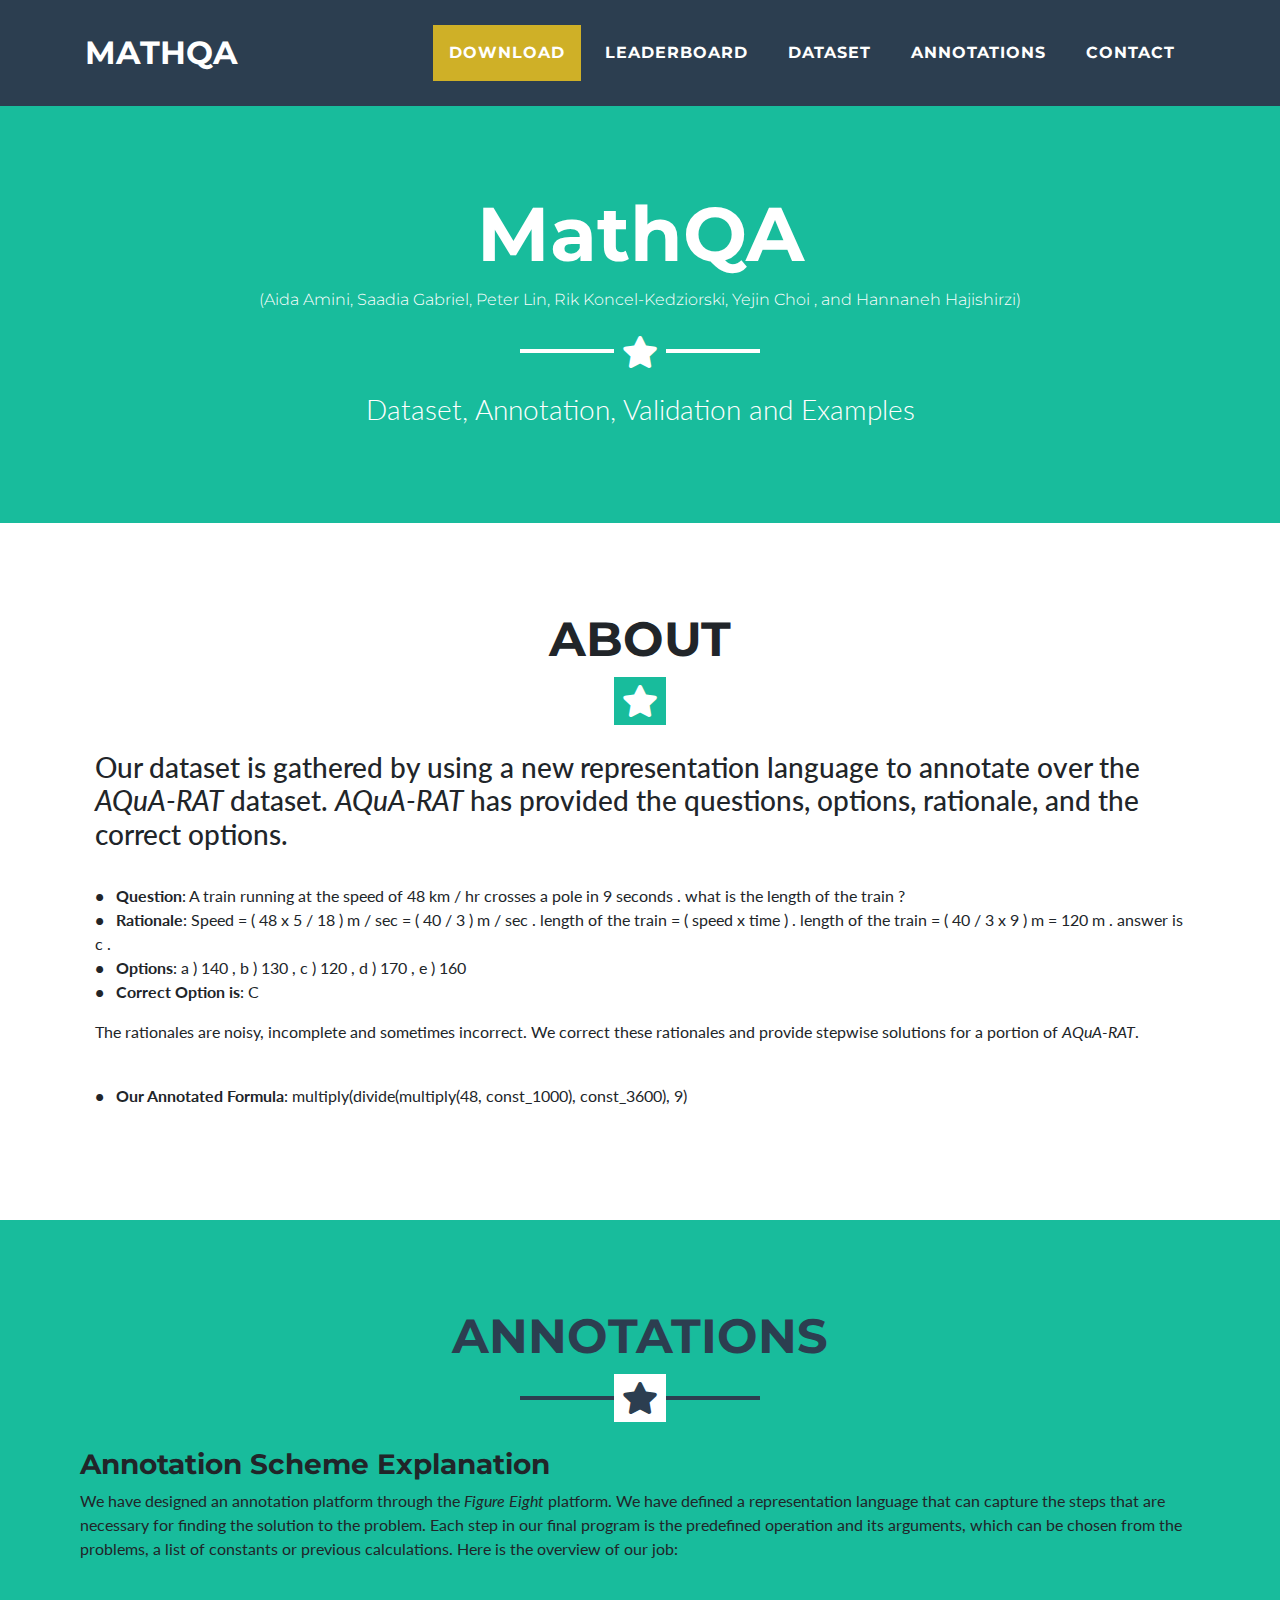
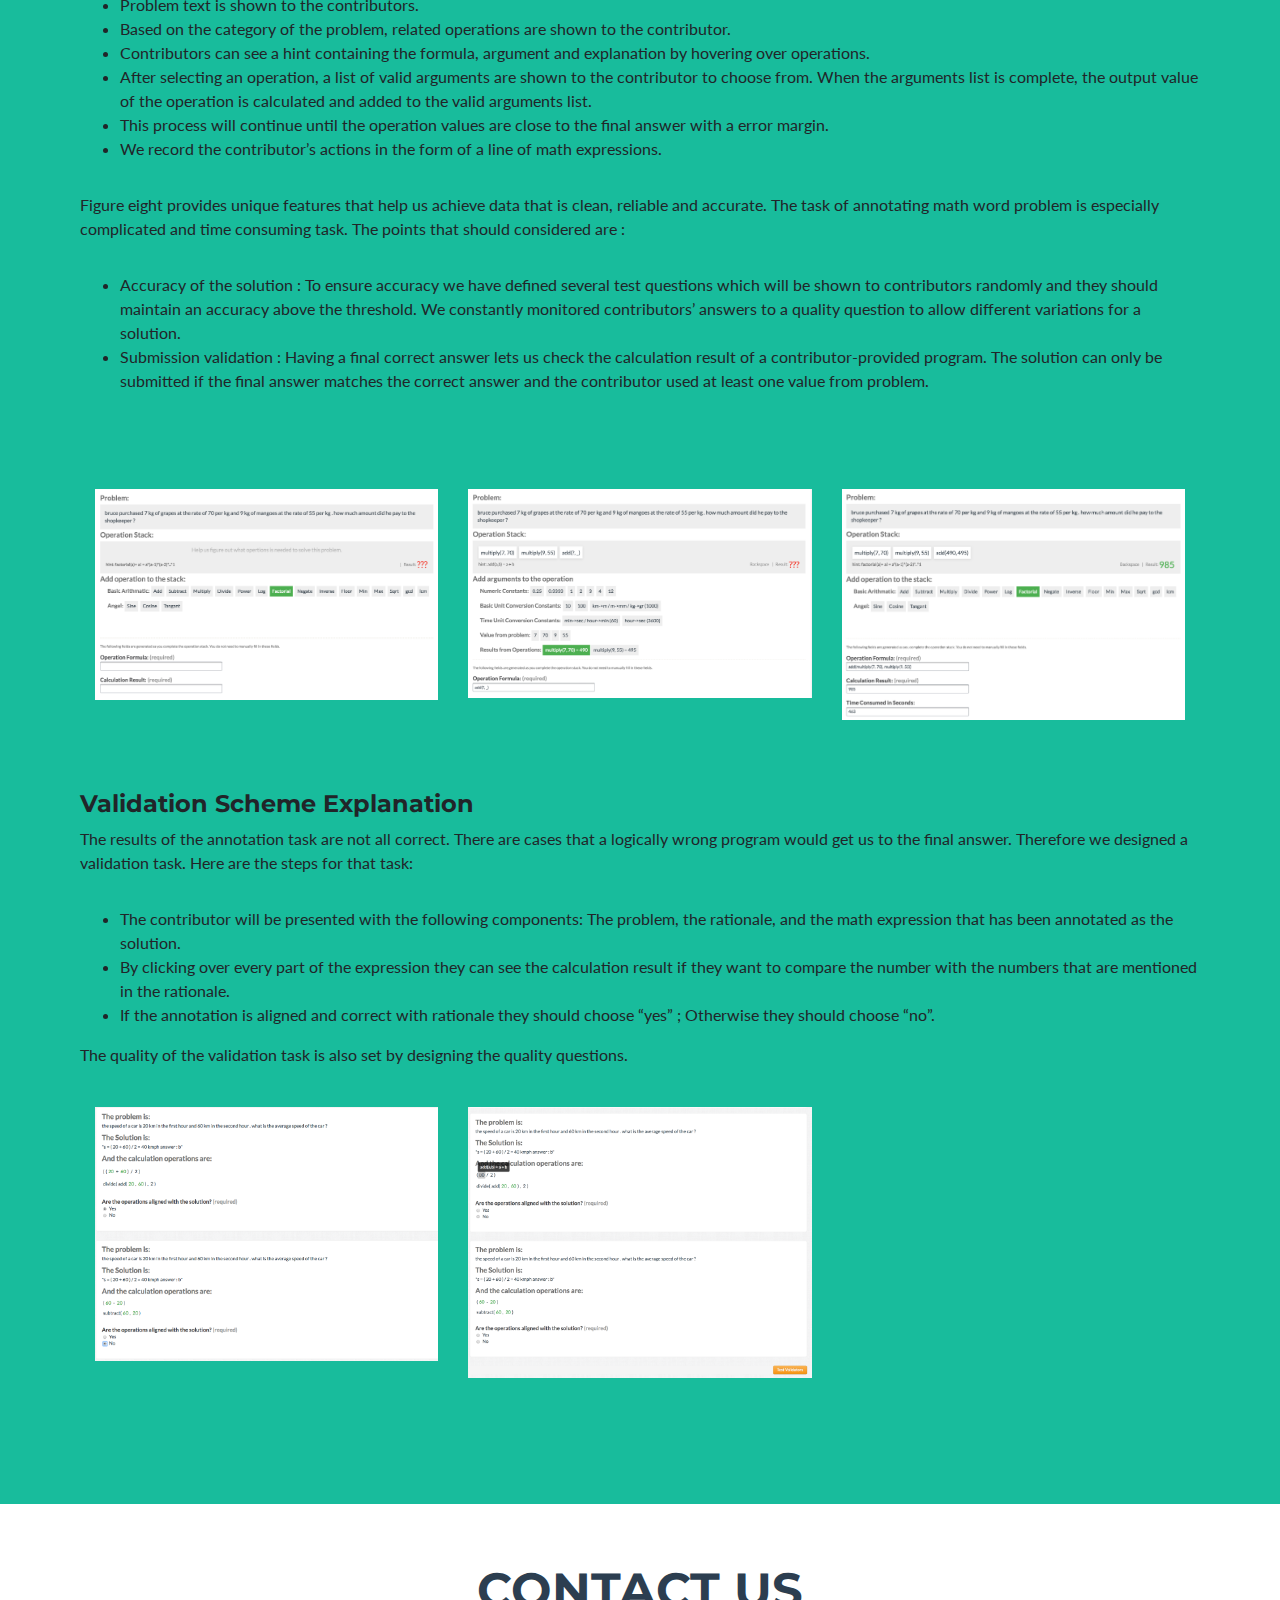
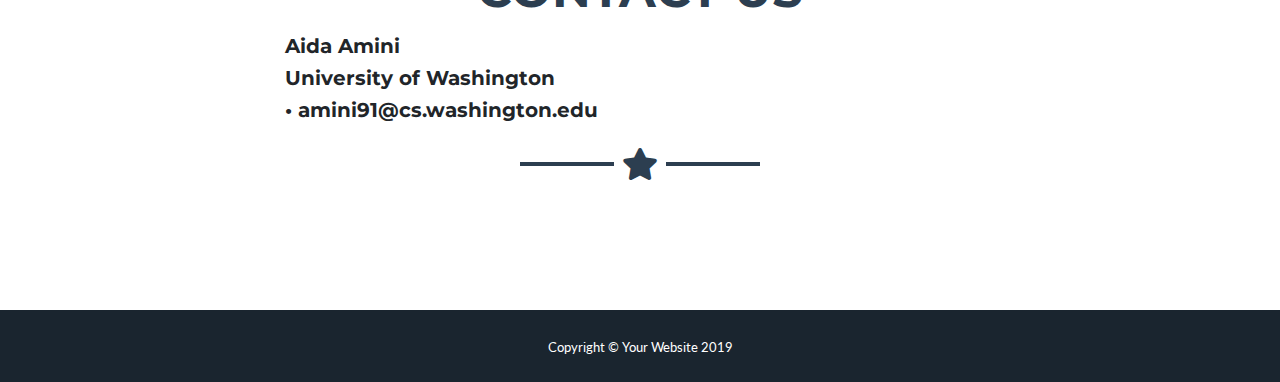
<file: index.html>
<!DOCTYPE html>
<html lang="en">

<head>

  <meta charset="utf-8">
  <meta name="viewport" content="width=device-width, initial-scale=1, shrink-to-fit=no">
  <meta name="description" content="">
  <meta name="author" content="">

  <title>MathQA-Dataset</title>

  <!-- Bootstrap core CSS -->
  <link href="vendor/bootstrap/css/bootstrap.min.css" rel="stylesheet">

  <!-- Custom fonts for this template -->
  <link href="vendor/fontawesome-free/css/all.min.css" rel="stylesheet" type="text/css">
  <link href="https://fonts.googleapis.com/css?family=Montserrat:400,700" rel="stylesheet" type="text/css">
  <link href="https://fonts.googleapis.com/css?family=Lato:400,700,400italic,700italic" rel="stylesheet" type="text/css">

  <!-- Plugin CSS -->
  <link href="vendor/magnific-popup/magnific-popup.css" rel="stylesheet" type="text/css">

  <!-- Custom styles for this template -->
  <link href="css/freelancer.min.css" rel="stylesheet">

</head>

<body id="page-top">

  <!-- Navigation -->
  <nav class="navbar navbar-expand-lg bg-secondary fixed-top text-uppercase" id="mainNav">
    <div class="container">
      <a class="navbar-brand js-scroll-trigger" href="#page-top">MathQA</a>
      <button class="navbar-toggler navbar-toggler-right text-uppercase bg-primary text-white rounded" type="button" data-toggle="collapse" data-target="#navbarResponsive" aria-controls="navbarResponsive" aria-expanded="false" aria-label="Toggle navigation">
        Menu
        <i class="fas fa-bars"></i>
      </button>
      <div class="collapse navbar-collapse" id="navbarResponsive">
        <ul class="navbar-nav ml-auto">
          <li style="background-color: #CFB027" class="nav-item mx-0 mx-lg-1">
            <a class="nav-link py-3 px-0 px-lg-3 rounded js-scroll-trigger" href="data/MathQA.zip">Download</a>
          </li>
          <li class="nav-item mx-0 mx-lg-1">
            <a class="nav-link py-3 px-0 px-lg-3 rounded js-scroll-trigger" href="html/">Leaderboard</a>

          </li>
          <li class="nav-item mx-0 mx-lg-1">
            <a class="nav-link py-3 px-0 px-lg-3 rounded js-scroll-trigger" href="#about">Dataset</a>
          </li>
          <li class="nav-item mx-0 mx-lg-1">
            <a class="nav-link py-3 px-0 px-lg-3 rounded js-scroll-trigger" href="#Annotations">Annotations</a>
          </li>
          <li class="nav-item mx-0 mx-lg-1">
            <a class="nav-link py-3 px-0 px-lg-3 rounded js-scroll-trigger" href="#contact">Contact</a>
          </li>
          
        </ul>
      </div>
    </div>
  </nav>

  <!-- Header -->
  <header class="masthead bg-primary text-white text-center">
    <div class="container">
      <h1 class="text mb-0">MathQA</h1>
      <br/>
      <h6 class="text font-weight-light">(Aida Amini, Saadia Gabriel, Peter Lin, Rik Koncel-Kedziorski, Yejin Choi , and Hannaneh Hajishirzi)</h6>
      <hr class="star-light">
      <h2 class="font-weight-light mb-0">Dataset, Annotation, Validation and Examples</h2>
    </div>
  </header>


  <!-- About Section -->
  <section class=" mb-0" id="about">
    <div class="container">
      <h2 class="text-center text-uppercase">About</h2>
      <hr class="star-light mb-5">
      <div class="row">
        <div class="col-lg ml-auto">
          <p class="h3">Our dataset is gathered by using a new representation language to annotate over the <em>AQuA-RAT</em> dataset.
          <em>AQuA-RAT</em> has provided the questions, options, rationale, and the correct options.
          </p>
          <br/>
          <p>
            <strong>&#8226;&nbsp;&nbsp;  Question</strong>: A train running at the speed of 48 km / hr crosses a pole in 9 seconds . what is the length of the train ?
            <br>
            <strong>&#8226;&nbsp;&nbsp;  Rationale</strong>: Speed = ( 48 x 5 / 18 ) m / sec = ( 40 / 3 ) m / sec . length of the train = ( speed x time ) . length of the train = ( 40 / 3 x 9 ) m = 120 m . answer is c .
            <br>
            <strong>&#8226;&nbsp;&nbsp;  Options</strong>: a ) 140 , b ) 130 , c ) 120 , d ) 170 , e ) 160
            <br>
            <strong>&#8226;&nbsp;&nbsp;  Correct Option is</strong>: C
          </p>
          <p>
            The rationales are noisy, incomplete and sometimes incorrect. 
            We correct these rationales and provide stepwise solutions for a portion of <em>AQuA-RAT</em>.
          </p>
            <br/>
          <p>
            <strong>&#8226;&nbsp;&nbsp;  Our Annotated Formula</strong>: multiply(divide(multiply(48, const_1000), const_3600), 9)
        </p>
        </div>
       <!--  <div class="col-lg-4 mr-auto">
          <p class="lead">Whether you're a student looking to showcase your work, a professional looking to attract clients, or a graphic artist looking to share your projects, this template is the perfect starting point!</p>
        </div> -->
      </div>
      
    </div>
  </section>

  <!-- Annotation Grid Section -->
  <section class=" bg-primary portfolio" id="Annotations">
    <div class="container">
      <h2 class="text-center text-uppercase text-secondary mb-0">Annotations</h2>
      <hr class="star-dark mb-5">
      <div class="row">
        <h3>Annotation Scheme Explanation</h3>
        <p>
          We have designed an annotation platform through the <em>Figure Eight</em> platform. 
          We have defined a representation language that can capture the steps that are necessary for finding the solution to the problem. 
          Each step in our final program is the predefined operation and its arguments, which can be chosen from the problems, a list of constants or previous calculations. 
          Here is the overview of our job:
        </p>
        <p>
          <ul>
            <li>Problem text is shown to the contributors.</li>
            <li>Based on the category of the problem, related operations are shown to the contributor. </li>
            <li>Contributors can see a hint containing the formula, argument and explanation by hovering over operations.</li>
            <li>After selecting an operation, a list of valid arguments are shown to the contributor to choose from. When the arguments list is complete, the output value of the operation is calculated and added to the valid arguments list.</li>
            <li>This process will continue until the operation values are close to the final answer with a error margin.</li>
            <li>We record the contributor’s actions in the form of a line of math expressions.</li>
          </ul>  
        </p>
        <p>
        <p>
          Figure eight provides unique features that help us achieve data that is clean, reliable and accurate. 
          The task of annotating math word problem is especially complicated and time consuming task. 
          The points that should considered are :

        </p>
        <p>
          <ul>
            <li>Accuracy of the solution : To ensure accuracy we have defined several test questions which will be shown to contributors randomly and they should maintain an accuracy above the threshold. We constantly monitored contributors’ answers to a quality question to allow different variations for a solution. </li>
            <li>Submission validation : Having a final correct answer lets us check the calculation result of a contributor-provided program. The solution can only be submitted if the final answer matches the correct answer and the contributor used at least one value from problem. </li>
          </ul>  
        </p>
        <p>
          
        </p>
      </div>
      <br/>
      <div class="row">
        <div class="col-md-6 col-lg-4">
          <a class="portfolio-item d-block mx-auto" href="#portfolio-modal-1">
            <div class="portfolio-item-caption d-flex position-absolute h-100 w-100">
              <div class="portfolio-item-caption-content my-auto w-100 text-center text-white">
                <i class="fas fa-search-plus fa-3x"></i>
              </div>
            </div>
            <img class="img-fluid" src="img/graphics/1.png" alt="">
          </a>
        </div>
        <div class="col-md-6 col-lg-4">
          <a class="portfolio-item d-block mx-auto" href="#portfolio-modal-2">
            <div class="portfolio-item-caption d-flex position-absolute h-100 w-100">
              <div class="portfolio-item-caption-content my-auto w-100 text-center text-white">
                <i class="fas fa-search-plus fa-3x"></i>
              </div>
            </div>
            <img class="img-fluid" src="img/graphics/2.png" alt="">
          </a>
        </div>
        <div class="col-md-6 col-lg-4">
          <a class="portfolio-item d-block mx-auto" href="#portfolio-modal-3">
            <div class="portfolio-item-caption d-flex position-absolute h-100 w-100">
              <div class="portfolio-item-caption-content my-auto w-100 text-center text-white">
                <i class="fas fa-search-plus fa-3x"></i>
              </div>
            </div>
            <img class="img-fluid" src="img/graphics/3.png" alt="">
          </a>
        </div>
      </div>
      <div class="row">
        <h4>Validation Scheme Explanation</h4>
        <p>
          The results of the annotation task are not all correct. 
          There are cases that a logically wrong program would get us to the final answer. 
          Therefore we designed a validation task. Here are the steps for that task:

        </p>
        <p>
          <ul>
            <li>The contributor will be presented with the following components: The problem, the rationale, and the math expression that has been annotated as the solution.</li>
            <li>By clicking over every part of the expression they can see the calculation result if they want to compare the number with the numbers that are mentioned in the rationale. </li>
            <li>If the annotation is aligned and correct with rationale they should choose “yes” ; Otherwise they should choose “no”.</li>
          </ul>  
        </p>
        The quality of the validation task is also set by designing the quality questions.
        <p> 
        </p>
      </div>
      <div class="row">
        <div class="col-md-6 col-lg-4">
          <a class="portfolio-item d-block mx-auto" href="#portfolio-modal-4">
            <div class="portfolio-item-caption d-flex position-absolute h-100 w-100">
              <div class="portfolio-item-caption-content my-auto w-100 text-center text-white">
                <i class="fas fa-search-plus fa-3x"></i>
              </div>
            </div>
            <img class="img-fluid" src="img/graphics/4.png" alt="">
          </a>
        </div>
        <div class="col-md-6 col-lg-4">
          <a class="portfolio-item d-block mx-auto" href="#portfolio-modal-5">
            <div class="portfolio-item-caption d-flex position-absolute h-100 w-100">
              <div class="portfolio-item-caption-content my-auto w-100 text-center text-white">
                <i class="fas fa-search-plus fa-3x"></i>
              </div>
            </div>
            <img class="img-fluid" src="img/graphics/5.png" alt="">
          </a>
        </div>
      </div>
    </div>
  </section>



  <!-- Contact Section -->
  <section id="contact">
    <div class="container">
      <h2 class="text-center text-uppercase text-secondary mb-0">Contact Us</h2>
      <br/>
      <div class="col-lg-8 mx-auto">
      <h5>Aida Amini</h5>
      <h5>University of Washington</h5>
      <h5>&#8226;&nbsp;amini91@cs.washington.edu</h5>
      </div>
      <hr class="star-dark mb-5">
      <!-- <div class="row"> -->
        <!-- <div class="col-lg-8 mx-auto"> -->
          <!-- To configure the contact form email address, go to mail/contact_me.php and update the email address in the PHP file on line 19. -->
          <!-- The form should work on most web servers, but if the form is not working you may need to configure your web server differently. -->
          <!-- <form name="sentMessage" id="contactForm" novalidate="novalidate">
            <div class="control-group">
              <div class="form-group floating-label-form-group controls mb-0 pb-2">
                <label>Name</label>
                <input class="form-control" id="name" type="text" placeholder="Name" required="required" data-validation-required-message="Please enter your name.">
                <p class="help-block text-danger"></p>
              </div>
            </div>
            <div class="control-group">
              <div class="form-group floating-label-form-group controls mb-0 pb-2">
                <label>Email Address</label>
                <input class="form-control" id="email" type="email" placeholder="Email Address" required="required" data-validation-required-message="Please enter your email address.">
                <p class="help-block text-danger"></p>
              </div>
            </div>
            <div class="control-group">
              <div class="form-group floating-label-form-group controls mb-0 pb-2">
                <label>Phone Number</label>
                <input class="form-control" id="phone" type="tel" placeholder="Phone Number" required="required" data-validation-required-message="Please enter your phone number.">
                <p class="help-block text-danger"></p>
              </div>
            </div>
            <div class="control-group">
              <div class="form-group floating-label-form-group controls mb-0 pb-2">
                <label>Message</label>
                <textarea class="form-control" id="message" rows="5" placeholder="Message" required="required" data-validation-required-message="Please enter a message."></textarea>
                <p class="help-block text-danger"></p>
              </div>
            </div>
            <br>
            <div id="success"></div>
            <div class="form-group">
              <button type="submit" class="btn btn-primary btn-xl" id="sendMessageButton">Send</button>
            </div>
          </form>
        </div>
       </div> -->
    </div>
  </section>

  <!-- Footer -->
  <!-- <footer class="footer text-center">
    <div class="container">
      <div class="row">
        <div class="col-md-4 mb-5 mb-lg-0">
          <h4 class="text-uppercase mb-4">Location</h4>
          <p class="lead mb-0">2215 John Daniel Drive
            <br>Clark, MO 65243</p>
        </div>
        <div class="col-md-4 mb-5 mb-lg-0">
          <h4 class="text-uppercase mb-4">Around the Web</h4>
          <ul class="list-inline mb-0">
            <li class="list-inline-item">
              <a class="btn btn-outline-light btn-social text-center rounded-circle" href="#">
                <i class="fab fa-fw fa-facebook-f"></i>
              </a>
            </li>
            <li class="list-inline-item">
              <a class="btn btn-outline-light btn-social text-center rounded-circle" href="#">
                <i class="fab fa-fw fa-google-plus-g"></i>
              </a>
            </li>
            <li class="list-inline-item">
              <a class="btn btn-outline-light btn-social text-center rounded-circle" href="#">
                <i class="fab fa-fw fa-twitter"></i>
              </a>
            </li>
            <li class="list-inline-item">
              <a class="btn btn-outline-light btn-social text-center rounded-circle" href="#">
                <i class="fab fa-fw fa-linkedin-in"></i>
              </a>
            </li>
            <li class="list-inline-item">
              <a class="btn btn-outline-light btn-social text-center rounded-circle" href="#">
                <i class="fab fa-fw fa-dribbble"></i>
              </a>
            </li>
          </ul>
        </div>
        <div class="col-md-4">
          <h4 class="text-uppercase mb-4">About Freelancer</h4>
          <p class="lead mb-0">Freelance is a free to use, open source Bootstrap theme created by
            <a href="http://startbootstrap.com">Start Bootstrap</a>.</p>
        </div>
      </div>
    </div>
  </footer> -->

  <div class="copyright py-4 text-center text-white">
    <div class="container">
      <small>Copyright &copy; Your Website 2019</small>
    </div>
  </div>

  <!-- Scroll to Top Button (Only visible on small and extra-small screen sizes) -->
  <div class="scroll-to-top d-lg-none position-fixed ">
    <a class="js-scroll-trigger d-block text-center text-white rounded" href="#page-top">
      <i class="fa fa-chevron-up"></i>
    </a>
  </div>

  <!-- Portfolio Modals -->

  <!-- Portfolio Modal 1 -->
  <div class="portfolio-modal mfp-hide" id="portfolio-modal-1">
    <div class="portfolio-modal-dialog bg-white">
      <a class="close-button d-none d-md-block portfolio-modal-dismiss" href="#">
        <i class="fa fa-3x fa-times"></i>
      </a>
      <div class="container text-center">
        <div class="row">
          <div class="col-lg-8 mx-auto">
            <h2 class="text-secondary text-uppercase mb-0"></h2>
            <hr class="star-dark mb-5">
            <img class="img-fluid mb-5" src="img/graphics/1.png" alt="">
            <p class="mb-5">By hovering over the opration the hind will be shown in the operation stack section.</p>
            <a class="btn btn-primary btn-lg rounded-pill portfolio-modal-dismiss" href="#">
              <i class="fa fa-close"></i>
              Close</a>
          </div>
        </div>
      </div>
    </div>
  </div>

  <!-- Portfolio Modal 2 -->
  <div class="portfolio-modal mfp-hide" id="portfolio-modal-2">
    <div class="portfolio-modal-dialog bg-white">
      <a class="close-button d-none d-md-block portfolio-modal-dismiss" href="#">
        <i class="fa fa-3x fa-times"></i>
      </a>
      <div class="container text-center">
        <div class="row">
          <div class="col-lg-8 mx-auto">
            <h2 class="text-secondary text-uppercase mb-0"></h2>
            <hr class="star-dark mb-5">
            <img class="img-fluid mb-5" src="img/graphics/2.png" alt="">
            <p class="mb-5">The previous calculations are added to the list of valid arguments.</p>
            <a class="btn btn-primary btn-lg rounded-pill portfolio-modal-dismiss" href="#">
              <i class="fa fa-close"></i>
              Close</a>
          </div>
        </div>
      </div>
    </div>
  </div>

  <!-- Portfolio Modal 3 -->
  <div class="portfolio-modal mfp-hide" id="portfolio-modal-3">
    <div class="portfolio-modal-dialog bg-white">
      <a class="close-button d-none d-md-block portfolio-modal-dismiss" href="#">
        <i class="fa fa-3x fa-times"></i>
      </a>
      <div class="container text-center">
        <div class="row">
          <div class="col-lg-8 mx-auto">
            <h2 class="text-secondary text-uppercase mb-0"></h2>
            <hr class="star-dark mb-5">
            <img class="img-fluid mb-5" src="img/graphics/3.png" alt="">
            <p class="mb-5">The final answer is acceptable when the currect calculation result is the same as the correct option and at least one number from problem is used. 
              The Result would automatically copied to the requiredd result field which let the contributors to submit their results.</p>
            <a class="btn btn-primary btn-lg rounded-pill portfolio-modal-dismiss" href="#">
              <i class="fa fa-close"></i>
              Close</a>
          </div>
        </div>
      </div>
    </div>
  </div>

  <!-- Portfolio Modal 4 -->
  <div class="portfolio-modal mfp-hide" id="portfolio-modal-4">
    <div class="portfolio-modal-dialog bg-white">
      <a class="close-button d-none d-md-block portfolio-modal-dismiss" href="#">
        <i class="fa fa-3x fa-times"></i>
      </a>
      <div class="container text-center">
        <div class="row">
          <div class="col-lg-8 mx-auto">
            <h2 class="text-secondary text-uppercase mb-0"></h2>
            <hr class="star-dark mb-5">
            <img class="img-fluid mb-5" src="img/graphics/4.png" alt="">
            <p class="mb-5">Two paths for a problems, both resulting in a same number, but the one on the buttom is logically wrong.</p>
            <a class="btn btn-primary btn-lg rounded-pill portfolio-modal-dismiss" href="#">
              <i class="fa fa-close"></i>
              Close</a>
          </div>
        </div>
      </div>
    </div>
  </div>

  <!-- Portfolio Modal 5 -->
  <div class="portfolio-modal mfp-hide" id="portfolio-modal-5">
    <div class="portfolio-modal-dialog bg-white">
      <a class="close-button d-none d-md-block portfolio-modal-dismiss" href="#">
        <i class="fa fa-3x fa-times"></i>
      </a>
      <div class="container text-center">
        <div class="row">
          <div class="col-lg-8 mx-auto">
            <h2 class="text-secondary text-uppercase mb-0"></h2>
            <hr class="star-dark mb-5">
            <img class="img-fluid mb-5" src="img/graphics/5.png" alt="">
            <p class="mb-5">By clicking on portion of experssion contributors can see the result for that part of expression.</p>
            <a class="btn btn-primary btn-lg rounded-pill portfolio-modal-dismiss" href="#">
              <i class="fa fa-close"></i>
              Close</a>
          </div>
        </div>
      </div>
    </div>
  </div>

  <!-- Portfolio Modal 6 -->
<!--   <div class="portfolio-modal mfp-hide" id="portfolio-modal-6">
    <div class="portfolio-modal-dialog bg-white">
      <a class="close-button d-none d-md-block portfolio-modal-dismiss" href="#">
        <i class="fa fa-3x fa-times"></i>
      </a>
      <div class="container text-center">
        <div class="row">
          <div class="col-lg-8 mx-auto">
            <h2 class="text-secondary text-uppercase mb-0"></h2>
            <hr class="star-dark mb-5">
            <img class="img-fluid mb-5" src="img/graphics/submarine.png" alt="">
            <p class="mb-5">Lorem ipsum dolor sit amet, consectetur adipisicing elit. Mollitia neque assumenda ipsam nihil, molestias magnam, recusandae quos quis inventore quisquam velit asperiores, vitae? Reprehenderit soluta, eos quod consequuntur itaque. Nam.</p>
            <a class="btn btn-primary btn-lg rounded-pill portfolio-modal-dismiss" href="#">
              <i class="fa fa-close"></i>
              Close</a>
          </div>
        </div>
      </div>
    </div>
  </div> -->

  <!-- Bootstrap core JavaScript -->
  <script src="vendor/jquery/jquery.min.js"></script>
  <script src="vendor/bootstrap/js/bootstrap.bundle.min.js"></script>

  <!-- Plugin JavaScript -->
  <script src="vendor/jquery-easing/jquery.easing.min.js"></script>
  <script src="vendor/magnific-popup/jquery.magnific-popup.min.js"></script>

  <!-- Contact Form JavaScript -->
  <script src="js/jqBootstrapValidation.js"></script>
  <script src="js/contact_me.js"></script>

  <!-- Custom scripts for this template -->
  <script src="js/freelancer.min.js"></script>

</body>

</html>
</file>
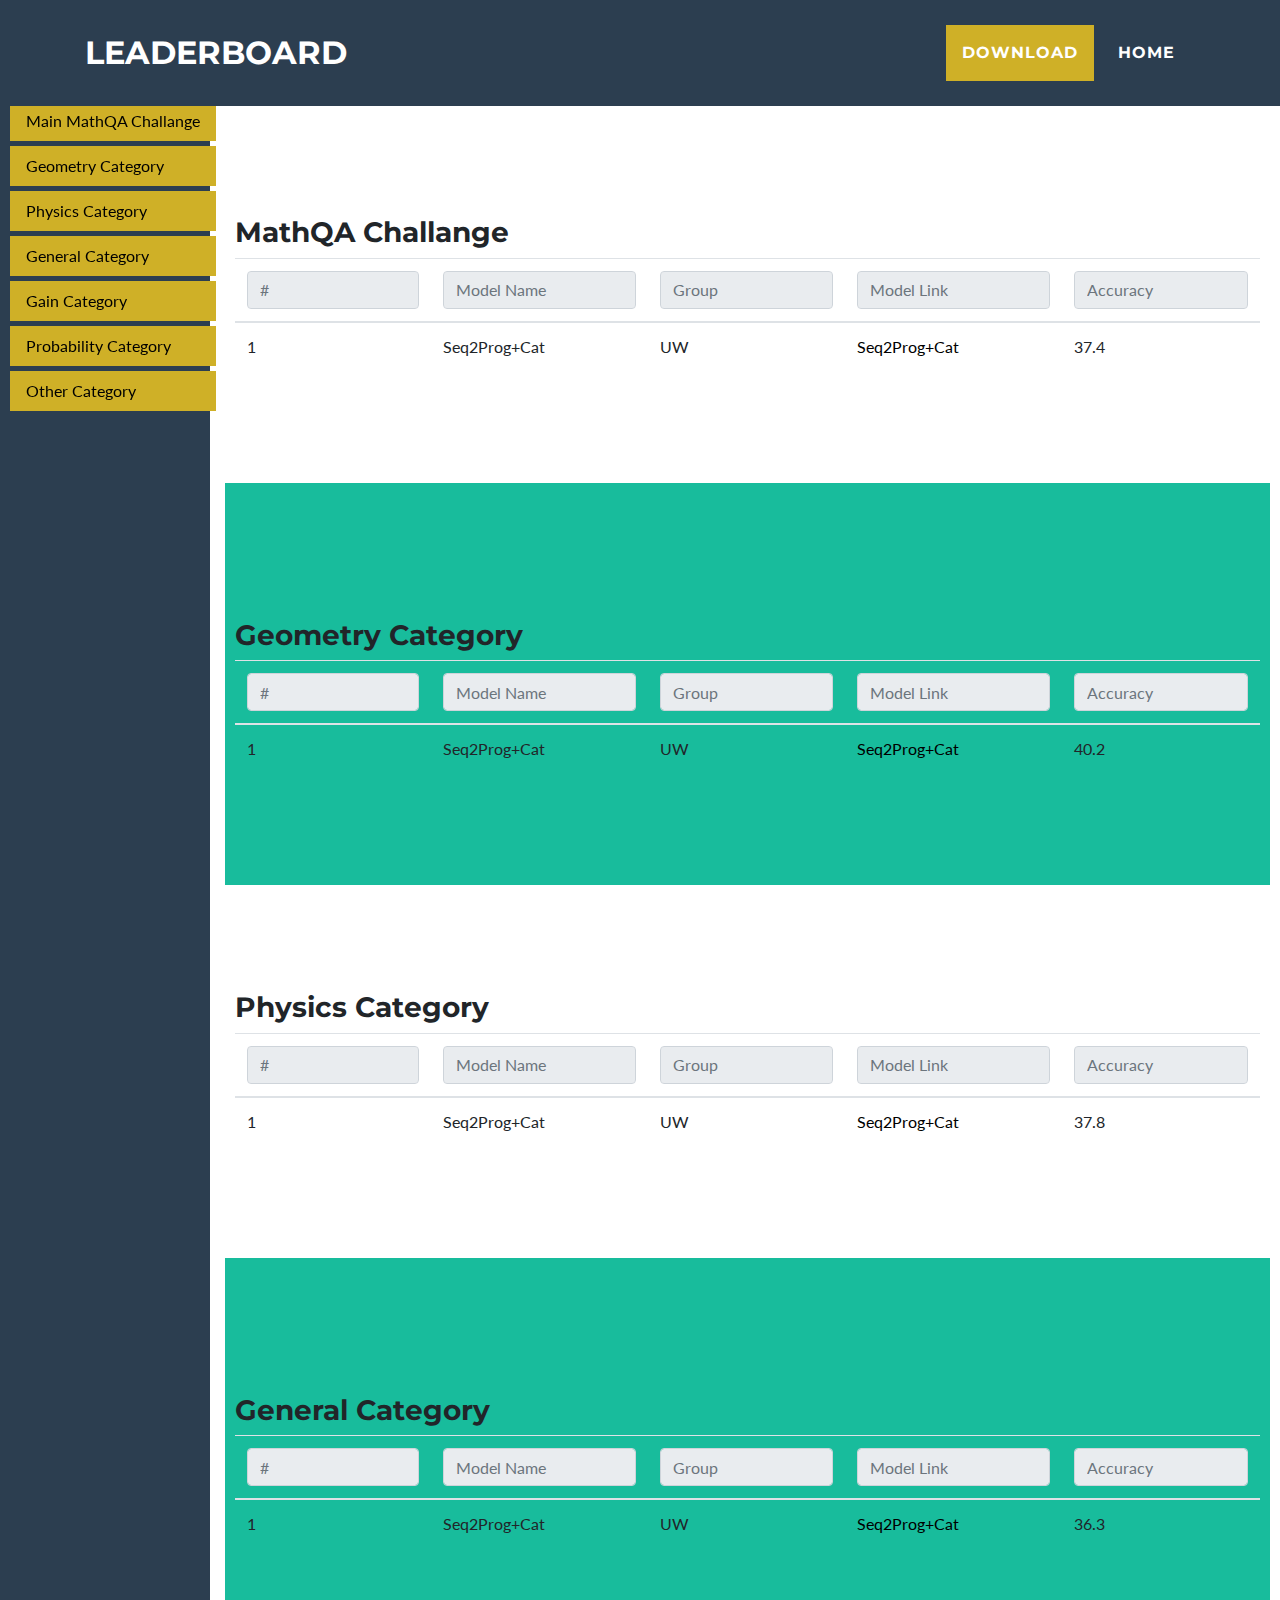
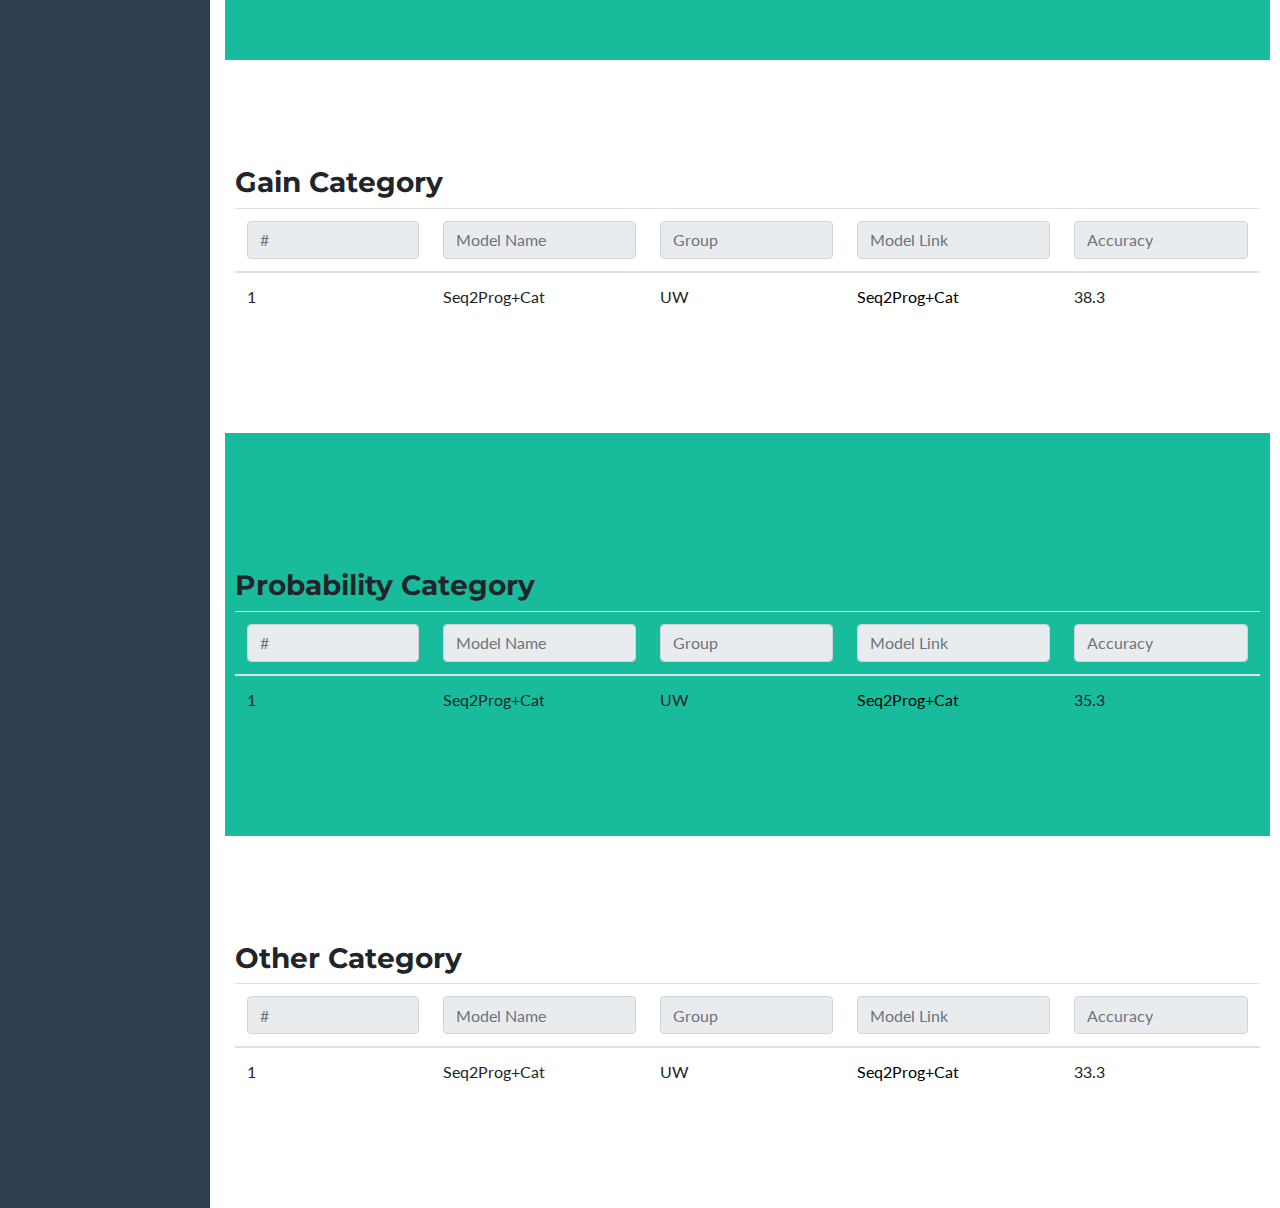
<file: html/index.html>
<!DOCTYPE html>
<html lang="en">

<head>

  <meta charset="utf-8">
  <meta name="viewport" content="width=device-width, initial-scale=1, shrink-to-fit=no">
  <meta name="description" content="">
  <meta name="author" content="">

  <title>LeaderBoard</title>

  <!-- Bootstrap core CSS -->
  <link href="../vendor/bootstrap/css/bootstrap.min.css" rel="stylesheet">

  <!-- Custom fonts for this template -->
  <link href="../vendor/fontawesome-free/css/all.min.css" rel="stylesheet" type="text/css">
  <link href="https://fonts.googleapis.com/css?family=Montserrat:400,700" rel="stylesheet" type="text/css">
  <link href="https://fonts.googleapis.com/css?family=Lato:400,700,400italic,700italic" rel="stylesheet" type="text/css">

  <!-- Plugin CSS -->
  <link href="../vendor/magnific-popup/magnific-popup.css" rel="stylesheet" type="text/css">

  <!-- Custom styles for this template -->
  <link href="../css/freelancer.css" rel="stylesheet">

</head>

<body id="page-top">

  <!-- Navigation -->

  <div class="row">
  <nav class="navbar navbar-expand-lg bg-secondary fixed-top text-uppercase" id="mainNav">
    <div class="container">
      <a class="navbar-brand js-scroll-trigger" href="#page-top">Leaderboard</a>
      <button class="navbar-toggler navbar-toggler-right text-uppercase bg-primary text-white rounded" type="button" data-toggle="collapse" data-target="#navbarResponsive" aria-controls="navbarResponsive" aria-expanded="false" aria-label="Toggle navigation">
        Menu
        <i class="fas fa-bars"></i>
      </button>
      <div class="collapse navbar-collapse" id="navbarResponsive">
        <ul class="navbar-nav ml-auto">
          <li style="background-color: #CFB027" class="nav-item mx-0 mx-lg-1">
            <a class="nav-link py-3 px-0 px-lg-3 rounded js-scroll-trigger" href="../data/MathQA.zip">Download</a>
          </li>
          <li class="nav-item mx-0 mx-lg-1">
            <a class="nav-link py-3 px-0 px-lg-3 rounded js-scroll-trigger" href="../index.html">Home</a>
          </li>
          
        </ul>
      </div>
    </div>
  </nav>
</div>
  
  <div class="row">
  <div class="col-2" style="background-color:#2C3E50;">
  <nav class="nav flex-column sidenav">
    <a class="nav-link active" href="#" ></a>
    <a class="nav-link js-scroll-trigger" href="#total_score" style="background-color:#CFB027; margin-top:5px;">Main MathQA Challange</a>
    <a class="nav-link js-scroll-trigger" href="#Geometry" style="background-color:#CFB027; margin-top:5px;">Geometry Category</a>
    <a class="nav-link js-scroll-trigger" href="#Physics" style="background-color:#CFB027;margin-top:5px; ">Physics Category</a>
    <a class="nav-link js-scroll-trigger" href="#General" style="background-color:#CFB027; margin-top:5px;">General Category</a>
    <a class="nav-link js-scroll-trigger" href="#Gain" style="background-color:#CFB027;margin-top:5px; ">Gain Category</a>
    <a class="nav-link js-scroll-trigger" href="#Probability" style="background-color:#CFB027; margin-top:5px;">Probability Category</a>
    <a class="nav-link js-scroll-trigger" href="#Other" style="background-color:#CFB027;margin-top:5px; ">Other Category</a>

  </nav>
  </div>
  <div class="col-10"style="float:right;">
    <section class=" mb-0" id="total_score">
      <div class="container">
          <div class="row">
                  <div class="panel-heading">
                      <h3 class="panel-title">MathQA Challange</h3>
                  </div>
                  <table class="table">
                      <thead>
                          <tr class="filters">
                              <th><input type="text" class="form-control" placeholder="#" disabled></th>
                              <th><input type="text" class="form-control" placeholder="Model Name" disabled></th>
                              <th><input type="text" class="form-control" placeholder="Group" disabled></th>
                              <th><input type="text" class="form-control" placeholder="Model Link" disabled></th>
                              <th><input type="text" class="form-control" placeholder="Accuracy" disabled></th>
                          </tr>
                      </thead>
                      <tbody>
                          <tr>
                              <td>1</td>
                              <td>Seq2Prog+Cat</td>
                              <td>UW</td>
                              <td> <a href="https://www.aclweb.org/anthology/N19-1245">Seq2Prog+Cat</a></td>
                              <td>37.4</td>
                          </tr>
                      </tbody>
                  </table>
          </div>
      </div>

    </section>
    <section class=" bg-primary portfolio" id="Geometry">
      <div class="container">
          <div class="row">
              <div class="panel panel-primary filterable">
                  <div class="panel-heading">
                      <h3 class="panel-title">Geometry Category</h3>
                  </div>
                  <table class="table">
                      <thead>
                          <tr class="filters">
                              <th><input type="text" class="form-control" placeholder="#" disabled></th>
                              <th><input type="text" class="form-control" placeholder="Model Name" disabled></th>
                              <th><input type="text" class="form-control" placeholder="Group" disabled></th>
                              <th><input type="text" class="form-control" placeholder="Model Link" disabled></th>
                              <th><input type="text" class="form-control" placeholder="Accuracy" disabled></th>
                          </tr>
                      </thead>
                      <tbody>
                          <tr>
                              <td>1</td>
                              <td>Seq2Prog+Cat</td>
                              <td>UW</td>
                              <td> <a href="https://www.aclweb.org/anthology/N19-1245">Seq2Prog+Cat</a></td>
                              <td>40.2</td>
                          </tr>
                      </tbody>
                  </table>
              </div>
          </div>
      </div>

    </section>


    <section class=" mb-0" id="Physics">
      <div class="container">
          <div class="row">
              <div class="panel panel-primary filterable">
                  <div class="panel-heading">
                      <h3 class="panel-title">Physics Category</h3>
                  </div>
                  <table class="table">
                      <thead>
                          <tr class="filters">
                              <th><input type="text" class="form-control" placeholder="#" disabled></th>
                              <th><input type="text" class="form-control" placeholder="Model Name" disabled></th>
                              <th><input type="text" class="form-control" placeholder="Group" disabled></th>
                              <th><input type="text" class="form-control" placeholder="Model Link" disabled></th>
                              <th><input type="text" class="form-control" placeholder="Accuracy" disabled></th>
                          </tr>
                      </thead>
                      <tbody>
                          <tr>
                              <td>1</td>
                              <td>Seq2Prog+Cat</td>
                              <td>UW</td>
                              <td> <a href="https://www.aclweb.org/anthology/N19-1245">Seq2Prog+Cat</a></td>
                              <td>37.8</td>
                          </tr>
                      </tbody>
                  </table>
              </div>
          </div>
      </div>

    </section>
    <section class=" bg-primary portfolio" id="General">
      <div class="container">
          <div class="row">
              <div class="panel panel-primary filterable">
                  <div class="panel-heading">
                      <h3 class="panel-title">General Category</h3>
                  </div>
                  <table class="table">
                      <thead>
                          <tr class="filters">
                              <th><input type="text" class="form-control" placeholder="#" disabled></th>
                              <th><input type="text" class="form-control" placeholder="Model Name" disabled></th>
                              <th><input type="text" class="form-control" placeholder="Group" disabled></th>
                              <th><input type="text" class="form-control" placeholder="Model Link" disabled></th>
                              <th><input type="text" class="form-control" placeholder="Accuracy" disabled></th>
                          </tr>
                      </thead>
                      <tbody>
                          <tr>
                              <td>1</td>
                              <td>Seq2Prog+Cat</td>
                              <td>UW</td>
                              <td> <a href="https://www.aclweb.org/anthology/N19-1245">Seq2Prog+Cat</a></td>
                              <td>36.3</td>
                          </tr>
                      </tbody>
                  </table>
              </div>
          </div>
      </div>

    </section>

      <section class=" mb-0" id="Gain">
      <div class="container">
          <div class="row">
              <div class="panel panel-primary filterable">
                  <div class="panel-heading">
                      <h3 class="panel-title">Gain Category</h3>
                  </div>
                  <table class="table">
                      <thead>
                          <tr class="filters">
                              <th><input type="text" class="form-control" placeholder="#" disabled></th>
                              <th><input type="text" class="form-control" placeholder="Model Name" disabled></th>
                              <th><input type="text" class="form-control" placeholder="Group" disabled></th>
                              <th><input type="text" class="form-control" placeholder="Model Link" disabled></th>
                              <th><input type="text" class="form-control" placeholder="Accuracy" disabled></th>
                          </tr>
                      </thead>
                      <tbody>
                          <tr>
                              <td>1</td>
                              <td>Seq2Prog+Cat</td>
                              <td>UW</td>
                              <td> <a href="https://www.aclweb.org/anthology/N19-1245">Seq2Prog+Cat</a></td>
                              <td>38.3</td>
                          </tr>
                      </tbody>
                  </table>
              </div>
          </div>
      </div>

    </section>
    <section class=" bg-primary portfolio" id="Probability">
      <div class="container">
          <div class="row">
              <div class="panel panel-primary filterable">
                  <div class="panel-heading">
                      <h3 class="panel-title">Probability Category</h3>
                  </div>
                  <table class="table">
                      <thead>
                          <tr class="filters">
                              <th><input type="text" class="form-control" placeholder="#" disabled></th>
                              <th><input type="text" class="form-control" placeholder="Model Name" disabled></th>
                              <th><input type="text" class="form-control" placeholder="Group" disabled></th>
                              <th><input type="text" class="form-control" placeholder="Model Link" disabled></th>
                              <th><input type="text" class="form-control" placeholder="Accuracy" disabled></th>
                          </tr>
                      </thead>
                      <tbody>
                          <tr>
                              <td>1</td>
                              <td>Seq2Prog+Cat</td>
                              <td>UW</td>
                              <td> <a href="https://www.aclweb.org/anthology/N19-1245">Seq2Prog+Cat</a></td>
                              <td>35.3</td>
                          </tr>
                      </tbody>
                  </table>
              </div>
          </div>
      </div>

    </section>


      <section class=" mb-0" id="Other">
      <div class="container">
          <div class="row">
              <div class="panel panel-primary filterable">
                  <div class="panel-heading">
                      <h3 class="panel-title">Other Category</h3>
                  </div>
                  <table class="table">
                      <thead>
                          <tr class="filters">
                              <th><input type="text" class="form-control" placeholder="#" disabled></th>
                              <th><input type="text" class="form-control" placeholder="Model Name" disabled></th>
                              <th><input type="text" class="form-control" placeholder="Group" disabled></th>
                              <th><input type="text" class="form-control" placeholder="Model Link" disabled></th>
                              <th><input type="text" class="form-control" placeholder="Accuracy" disabled></th>
                          </tr>
                      </thead>
                      <tbody>
                          <tr>
                              <td>1</td>
                              <td>Seq2Prog+Cat</td>
                              <td>UW</td>
                              <td> <a href="https://www.aclweb.org/anthology/N19-1245">Seq2Prog+Cat</a></td>
                              <td>33.3</td>
                          </tr>
                      </tbody>
                  </table>
              </div>
          </div>
      </div>

    </section>
  </div>
</div>





  <!-- Bootstrap core JavaScript -->
  <script src="../vendor/jquery/jquery.min.js"></script>
  <script src="../vendor/bootstrap/js/bootstrap.bundle.min.js"></script>

  <!-- Plugin JavaScript -->
  <script src="../vendor/jquery-easing/jquery.easing.min.js"></script>
  <script src="../vendor/magnific-popup/jquery.magnific-popup.min.js"></script>

  <!-- Contact Form JavaScript -->
  <script src="../js/jqBootstrapValidation.js"></script>
  <script src="../js/contact_me.js"></script>

  <!-- Custom scripts for this template -->
  <script src="../js/freelancer.js"></script>
</body>

</html>
</file>
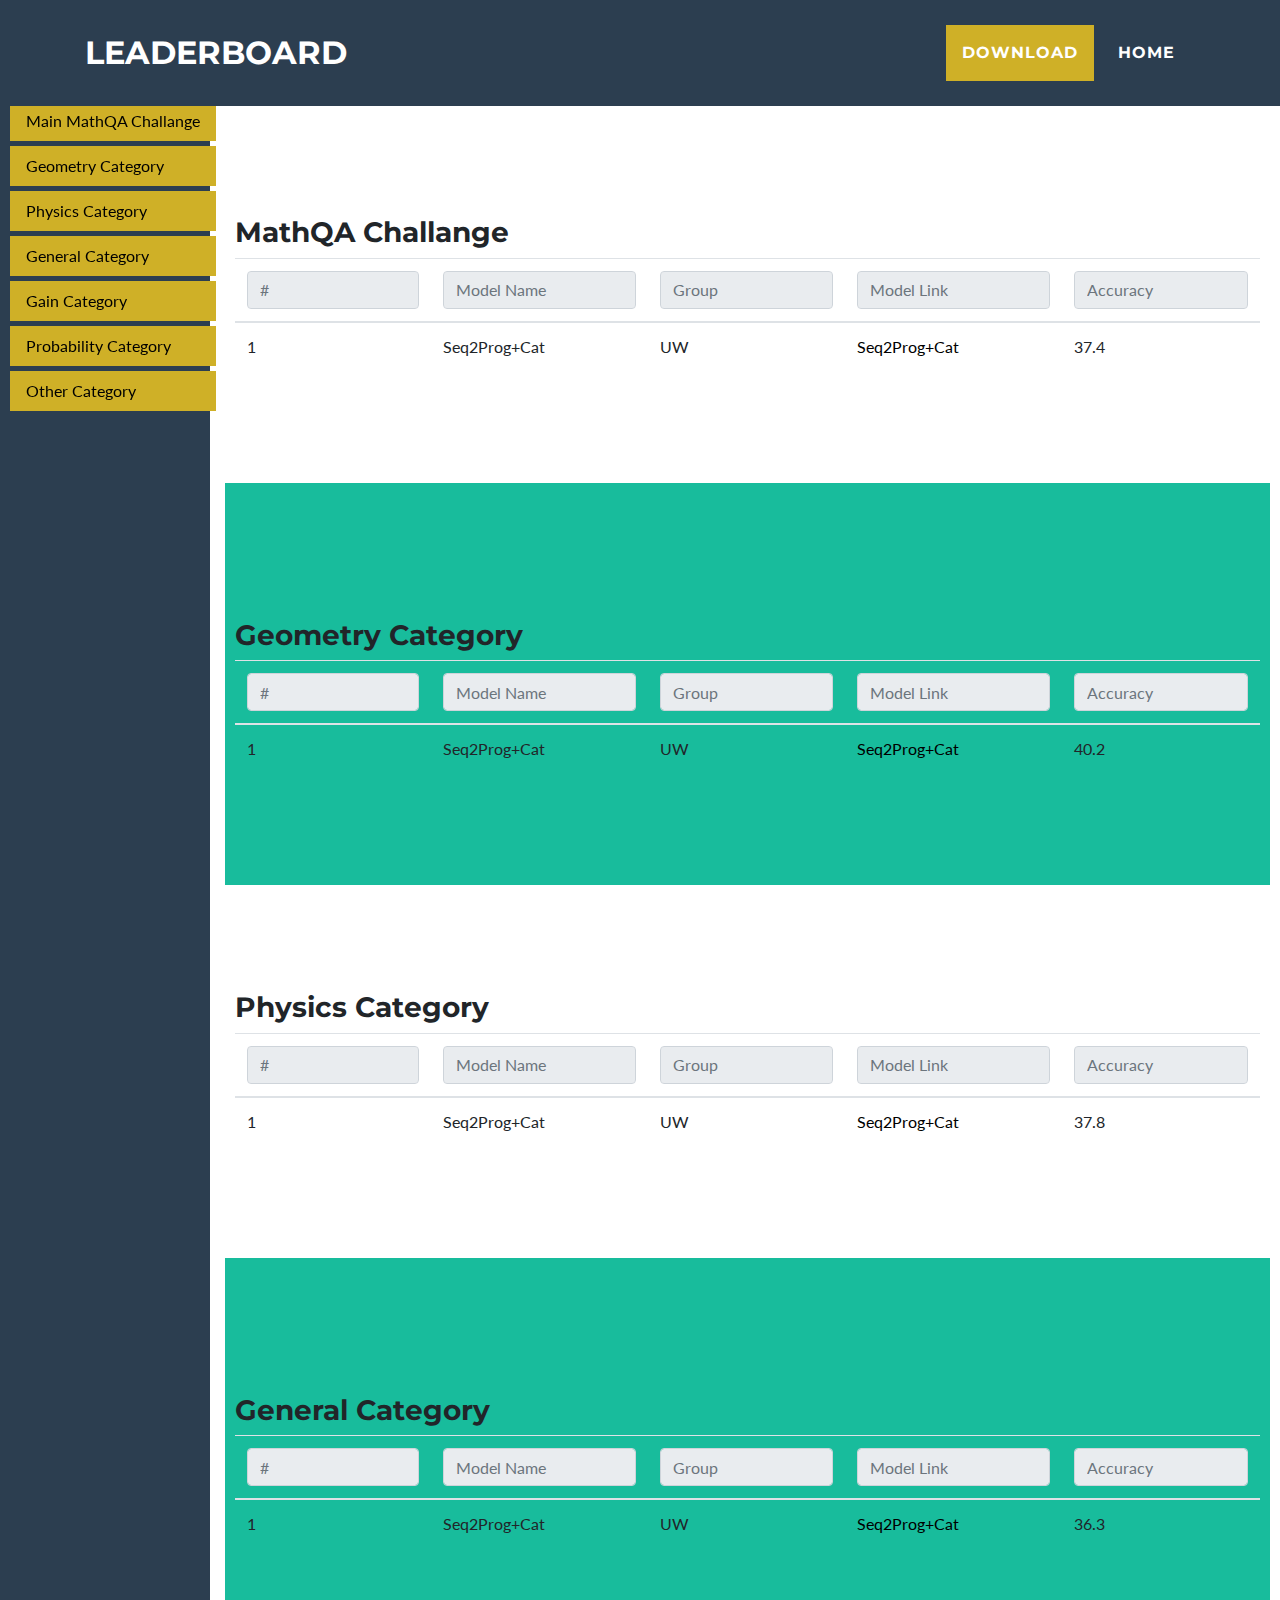
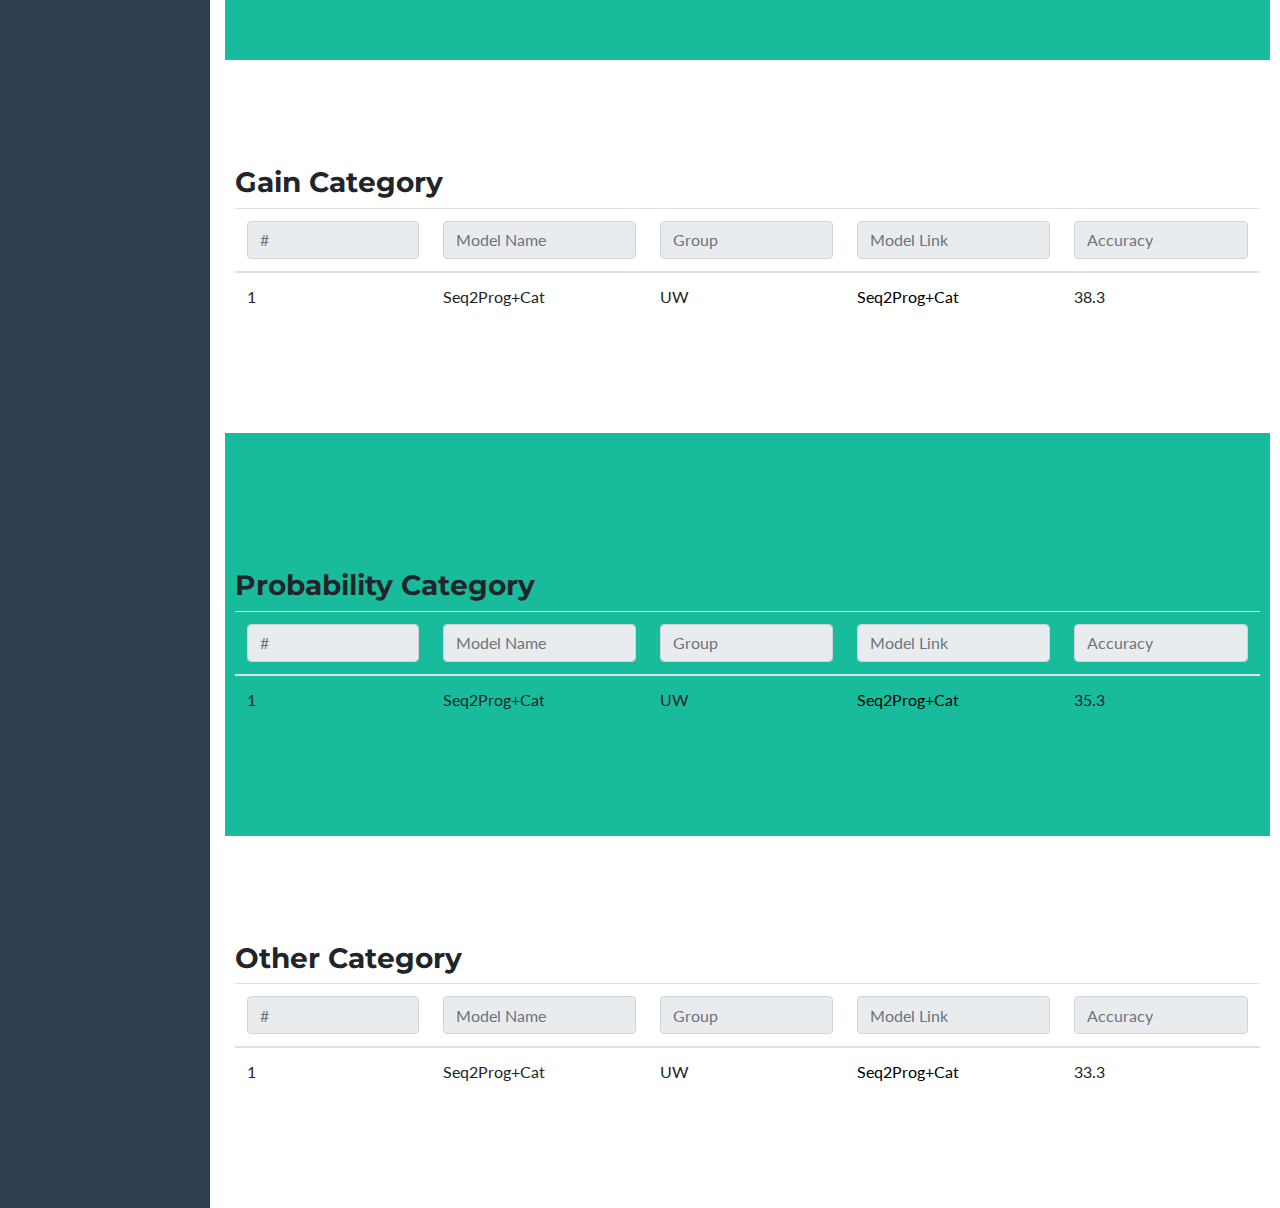
<file: leaderboard.html>
<!DOCTYPE html>
<html lang="en">

<head>

  <meta charset="utf-8">
  <meta name="viewport" content="width=device-width, initial-scale=1, shrink-to-fit=no">
  <meta name="description" content="">
  <meta name="author" content="">

  <title>LeaderBoard</title>

  <!-- Bootstrap core CSS -->
  <link href="vendor/bootstrap/css/bootstrap.min.css" rel="stylesheet">

  <!-- Custom fonts for this template -->
  <link href="vendor/fontawesome-free/css/all.min.css" rel="stylesheet" type="text/css">
  <link href="https://fonts.googleapis.com/css?family=Montserrat:400,700" rel="stylesheet" type="text/css">
  <link href="https://fonts.googleapis.com/css?family=Lato:400,700,400italic,700italic" rel="stylesheet" type="text/css">

  <!-- Plugin CSS -->
  <link href="vendor/magnific-popup/magnific-popup.css" rel="stylesheet" type="text/css">

  <!-- Custom styles for this template -->
  <link href="css/freelancer.css" rel="stylesheet">

</head>

<body id="page-top">

  <!-- Navigation -->
  
  <div class="row">
  <nav class="navbar navbar-expand-lg bg-secondary fixed-top text-uppercase" id="mainNav">
    <div class="container">
      <a class="navbar-brand js-scroll-trigger" href="#page-top">Leaderboard</a>
      <button class="navbar-toggler navbar-toggler-right text-uppercase bg-primary text-white rounded" type="button" data-toggle="collapse" data-target="#navbarResponsive" aria-controls="navbarResponsive" aria-expanded="false" aria-label="Toggle navigation">
        Menu
        <i class="fas fa-bars"></i>
      </button>
      <div class="collapse navbar-collapse" id="navbarResponsive">
        <ul class="navbar-nav ml-auto">
          <li style="background-color: #CFB027" class="nav-item mx-0 mx-lg-1">
            <a class="nav-link py-3 px-0 px-lg-3 rounded js-scroll-trigger" href="data/MathQA.zip">Download</a>
          </li>
          <li class="nav-item mx-0 mx-lg-1">
            <a class="nav-link py-3 px-0 px-lg-3 rounded js-scroll-trigger" href="index.html">Home</a>
          </li>
          
        </ul>
      </div>
    </div>
  </nav>
</div>
  
  <div class="row">
  <div class="col-2" style="background-color:#2C3E50;">
  <nav class="nav flex-column sidenav">
    <a class="nav-link active" href="#" ></a>
    <a class="nav-link js-scroll-trigger" href="#total_score" style="background-color:#CFB027; margin-top:5px;">Main MathQA Challange</a>
    <a class="nav-link js-scroll-trigger" href="#Geometry" style="background-color:#CFB027; margin-top:5px;">Geometry Category</a>
    <a class="nav-link js-scroll-trigger" href="#Physics" style="background-color:#CFB027;margin-top:5px; ">Physics Category</a>
    <a class="nav-link js-scroll-trigger" href="#General" style="background-color:#CFB027; margin-top:5px;">General Category</a>
    <a class="nav-link js-scroll-trigger" href="#Gain" style="background-color:#CFB027;margin-top:5px; ">Gain Category</a>
    <a class="nav-link js-scroll-trigger" href="#Probability" style="background-color:#CFB027; margin-top:5px;">Probability Category</a>
    <a class="nav-link js-scroll-trigger" href="#Other" style="background-color:#CFB027;margin-top:5px; ">Other Category</a>

  </nav>
  </div>
  <div class="col-10"style="float:right;">
    <section class=" mb-0" id="total_score">
      <div class="container">
          <div class="row">
                  <div class="panel-heading">
                      <h3 class="panel-title">MathQA Challange</h3>
                  </div>
                  <table class="table">
                      <thead>
                          <tr class="filters">
                              <th><input type="text" class="form-control" placeholder="#" disabled></th>
                              <th><input type="text" class="form-control" placeholder="Model Name" disabled></th>
                              <th><input type="text" class="form-control" placeholder="Group" disabled></th>
                              <th><input type="text" class="form-control" placeholder="Model Link" disabled></th>
                              <th><input type="text" class="form-control" placeholder="Accuracy" disabled></th>
                          </tr>
                      </thead>
                      <tbody>
                          <tr>
                              <td>1</td>
                              <td>Seq2Prog+Cat</td>
                              <td>UW</td>
                              <td> <a href="https://www.aclweb.org/anthology/N19-1245">Seq2Prog+Cat</a></td>
                              <td>37.4</td>
                          </tr>
                      </tbody>
                  </table>
          </div>
      </div>

    </section>
    <section class=" bg-primary portfolio" id="Geometry">
      <div class="container">
          <div class="row">
              <div class="panel panel-primary filterable">
                  <div class="panel-heading">
                      <h3 class="panel-title">Geometry Category</h3>
                  </div>
                  <table class="table">
                      <thead>
                          <tr class="filters">
                              <th><input type="text" class="form-control" placeholder="#" disabled></th>
                              <th><input type="text" class="form-control" placeholder="Model Name" disabled></th>
                              <th><input type="text" class="form-control" placeholder="Group" disabled></th>
                              <th><input type="text" class="form-control" placeholder="Model Link" disabled></th>
                              <th><input type="text" class="form-control" placeholder="Accuracy" disabled></th>
                          </tr>
                      </thead>
                      <tbody>
                          <tr>
                              <td>1</td>
                              <td>Seq2Prog+Cat</td>
                              <td>UW</td>
                              <td> <a href="https://www.aclweb.org/anthology/N19-1245">Seq2Prog+Cat</a></td>
                              <td>40.2</td>
                          </tr>
                      </tbody>
                  </table>
              </div>
          </div>
      </div>

    </section>


    <section class=" mb-0" id="Physics">
      <div class="container">
          <div class="row">
              <div class="panel panel-primary filterable">
                  <div class="panel-heading">
                      <h3 class="panel-title">Physics Category</h3>
                  </div>
                  <table class="table">
                      <thead>
                          <tr class="filters">
                              <th><input type="text" class="form-control" placeholder="#" disabled></th>
                              <th><input type="text" class="form-control" placeholder="Model Name" disabled></th>
                              <th><input type="text" class="form-control" placeholder="Group" disabled></th>
                              <th><input type="text" class="form-control" placeholder="Model Link" disabled></th>
                              <th><input type="text" class="form-control" placeholder="Accuracy" disabled></th>
                          </tr>
                      </thead>
                      <tbody>
                          <tr>
                              <td>1</td>
                              <td>Seq2Prog+Cat</td>
                              <td>UW</td>
                              <td> <a href="https://www.aclweb.org/anthology/N19-1245">Seq2Prog+Cat</a></td>
                              <td>37.8</td>
                          </tr>
                      </tbody>
                  </table>
              </div>
          </div>
      </div>

    </section>
    <section class=" bg-primary portfolio" id="General">
      <div class="container">
          <div class="row">
              <div class="panel panel-primary filterable">
                  <div class="panel-heading">
                      <h3 class="panel-title">General Category</h3>
                  </div>
                  <table class="table">
                      <thead>
                          <tr class="filters">
                              <th><input type="text" class="form-control" placeholder="#" disabled></th>
                              <th><input type="text" class="form-control" placeholder="Model Name" disabled></th>
                              <th><input type="text" class="form-control" placeholder="Group" disabled></th>
                              <th><input type="text" class="form-control" placeholder="Model Link" disabled></th>
                              <th><input type="text" class="form-control" placeholder="Accuracy" disabled></th>
                          </tr>
                      </thead>
                      <tbody>
                          <tr>
                              <td>1</td>
                              <td>Seq2Prog+Cat</td>
                              <td>UW</td>
                              <td> <a href="https://www.aclweb.org/anthology/N19-1245">Seq2Prog+Cat</a></td>
                              <td>36.3</td>
                          </tr>
                      </tbody>
                  </table>
              </div>
          </div>
      </div>

    </section>

      <section class=" mb-0" id="Gain">
      <div class="container">
          <div class="row">
              <div class="panel panel-primary filterable">
                  <div class="panel-heading">
                      <h3 class="panel-title">Gain Category</h3>
                  </div>
                  <table class="table">
                      <thead>
                          <tr class="filters">
                              <th><input type="text" class="form-control" placeholder="#" disabled></th>
                              <th><input type="text" class="form-control" placeholder="Model Name" disabled></th>
                              <th><input type="text" class="form-control" placeholder="Group" disabled></th>
                              <th><input type="text" class="form-control" placeholder="Model Link" disabled></th>
                              <th><input type="text" class="form-control" placeholder="Accuracy" disabled></th>
                          </tr>
                      </thead>
                      <tbody>
                          <tr>
                              <td>1</td>
                              <td>Seq2Prog+Cat</td>
                              <td>UW</td>
                              <td> <a href="https://www.aclweb.org/anthology/N19-1245">Seq2Prog+Cat</a></td>
                              <td>38.3</td>
                          </tr>
                      </tbody>
                  </table>
              </div>
          </div>
      </div>

    </section>
    <section class=" bg-primary portfolio" id="Probability">
      <div class="container">
          <div class="row">
              <div class="panel panel-primary filterable">
                  <div class="panel-heading">
                      <h3 class="panel-title">Probability Category</h3>
                  </div>
                  <table class="table">
                      <thead>
                          <tr class="filters">
                              <th><input type="text" class="form-control" placeholder="#" disabled></th>
                              <th><input type="text" class="form-control" placeholder="Model Name" disabled></th>
                              <th><input type="text" class="form-control" placeholder="Group" disabled></th>
                              <th><input type="text" class="form-control" placeholder="Model Link" disabled></th>
                              <th><input type="text" class="form-control" placeholder="Accuracy" disabled></th>
                          </tr>
                      </thead>
                      <tbody>
                          <tr>
                              <td>1</td>
                              <td>Seq2Prog+Cat</td>
                              <td>UW</td>
                              <td> <a href="https://www.aclweb.org/anthology/N19-1245">Seq2Prog+Cat</a></td>
                              <td>35.3</td>
                          </tr>
                      </tbody>
                  </table>
              </div>
          </div>
      </div>

    </section>


      <section class=" mb-0" id="Other">
      <div class="container">
          <div class="row">
              <div class="panel panel-primary filterable">
                  <div class="panel-heading">
                      <h3 class="panel-title">Other Category</h3>
                  </div>
                  <table class="table">
                      <thead>
                          <tr class="filters">
                              <th><input type="text" class="form-control" placeholder="#" disabled></th>
                              <th><input type="text" class="form-control" placeholder="Model Name" disabled></th>
                              <th><input type="text" class="form-control" placeholder="Group" disabled></th>
                              <th><input type="text" class="form-control" placeholder="Model Link" disabled></th>
                              <th><input type="text" class="form-control" placeholder="Accuracy" disabled></th>
                          </tr>
                      </thead>
                      <tbody>
                          <tr>
                              <td>1</td>
                              <td>Seq2Prog+Cat</td>
                              <td>UW</td>
                              <td> <a href="https://www.aclweb.org/anthology/N19-1245">Seq2Prog+Cat</a></td>
                              <td>33.3</td>
                          </tr>
                      </tbody>
                  </table>
              </div>
          </div>
      </div>

    </section>
  </div>
</div>





  <!-- Bootstrap core JavaScript -->
  <script src="vendor/jquery/jquery.min.js"></script>
  <script src="vendor/bootstrap/js/bootstrap.bundle.min.js"></script>

  <!-- Plugin JavaScript -->
  <script src="vendor/jquery-easing/jquery.easing.min.js"></script>
  <script src="vendor/magnific-popup/jquery.magnific-popup.min.js"></script>

  <!-- Contact Form JavaScript -->
  <script src="js/jqBootstrapValidation.js"></script>
  <script src="js/contact_me.js"></script>

  <!-- Custom scripts for this template -->
  <script src="js/freelancer.js"></script>
</body>

</html>
</file>
<file: css/freelancer.min.css>
/*!
 * Start Bootstrap - Freelancer v5.0.4 (https://startbootstrap.com/template-overviews/freelancer)
 * Copyright 2013-2019 Start Bootstrap
 * Licensed under MIT (https://github.com/BlackrockDigital/startbootstrap-freelancer/blob/master/LICENSE)
 */body{font-family:Lato}h1,h2,h3,h4,h5,h6{font-weight:700;font-family:Montserrat}hr.star-dark,hr.star-light{max-width:15rem;padding:0;text-align:center;border:none;border-top:solid .25rem;margin-top:2.5rem;margin-bottom:2.5rem;margin-left:auto;margin-right:auto}hr.star-dark:after,hr.star-light:after{position:relative;top:-.8em;display:inline-block;padding:0 .25em;content:'\f005';font-family:"Font Awesome 5 Free";font-weight:900;font-size:2em}hr.star-light{border-color:#fff}hr.star-light:after{color:#fff;background-color:#18bc9c}hr.star-dark{border-color:#2c3e50}hr.star-dark:after{color:#2c3e50;background-color:#fff}section{padding:6rem 0}section h2{font-size:2.25rem;line-height:2rem}@media (min-width:992px){section h2{font-size:3rem;line-height:2.5rem}}.btn-xl{padding:1rem 1.75rem;font-size:1.25rem}.btn-social{width:3.25rem;height:3.25rem;font-size:1.25rem;line-height:2rem}.scroll-to-top{z-index:1042;right:1rem;bottom:1rem;display:none}.scroll-to-top a{width:3.5rem;height:3.5rem;background-color:rgba(33,37,41,.5);line-height:3.1rem}#mainNav{padding-top:1rem;padding-bottom:1rem;font-weight:700;font-family:Montserrat}#mainNav .navbar-brand{color:#fff}#mainNav .navbar-nav{margin-top:1rem;letter-spacing:.0625rem}#mainNav .navbar-nav li.nav-item a.nav-link{color:#fff}#mainNav .navbar-nav li.nav-item a.nav-link:hover{color:#18bc9c}#mainNav .navbar-nav li.nav-item a.nav-link:active,#mainNav .navbar-nav li.nav-item a.nav-link:focus{color:#fff}#mainNav .navbar-nav li.nav-item a.nav-link.active{color:#18bc9c}#mainNav .navbar-toggler{font-size:80%;padding:.8rem}@media (min-width:992px){#mainNav{padding-top:1.5rem;padding-bottom:1.5rem;-webkit-transition:padding-top .3s,padding-bottom .3s;transition:padding-top .3s,padding-bottom .3s}#mainNav .navbar-brand{font-size:2em;-webkit-transition:font-size .3s;transition:font-size .3s}#mainNav .navbar-nav{margin-top:0}#mainNav .navbar-nav>li.nav-item>a.nav-link.active{color:#fff;background:#18bc9c}#mainNav .navbar-nav>li.nav-item>a.nav-link.active:active,#mainNav .navbar-nav>li.nav-item>a.nav-link.active:focus,#mainNav .navbar-nav>li.nav-item>a.nav-link.active:hover{color:#fff;background:#18bc9c}#mainNav.navbar-shrink{padding-top:.5rem;padding-bottom:.5rem}#mainNav.navbar-shrink .navbar-brand{font-size:1.5em}}header.masthead{padding-top:calc(6rem + 72px);padding-bottom:6rem}header.masthead h1{font-size:3rem;line-height:3rem}header.masthead h2{font-size:1.3rem;font-family:Lato}@media (min-width:992px){header.masthead{padding-top:calc(6rem + 106px);padding-bottom:6rem}header.masthead h1{font-size:4.75em;line-height:4rem}header.masthead h2{font-size:1.75em}}.portfolio{margin-bottom:-15px}.portfolio .portfolio-item{position:relative;display:block;max-width:25rem;margin-bottom:15px}.portfolio .portfolio-item .portfolio-item-caption{-webkit-transition:all ease .5s;transition:all ease .5s;opacity:0;background-color:rgba(24,188,156,.9)}.portfolio .portfolio-item .portfolio-item-caption:hover{opacity:1}.portfolio .portfolio-item .portfolio-item-caption .portfolio-item-caption-content{font-size:1.5rem}@media (min-width:576px){.portfolio{margin-bottom:-30px}.portfolio .portfolio-item{margin-bottom:30px}}.portfolio-modal .portfolio-modal-dialog{padding:3rem 1rem;min-height:calc(100vh - 2rem);margin:1rem calc(1rem - 8px);position:relative;z-index:2;-webkit-box-shadow:0 0 3rem 1rem rgba(0,0,0,.5);box-shadow:0 0 3rem 1rem rgba(0,0,0,.5)}.portfolio-modal .portfolio-modal-dialog .close-button{position:absolute;top:2rem;right:2rem}.portfolio-modal .portfolio-modal-dialog .close-button i{line-height:38px}.portfolio-modal .portfolio-modal-dialog h2{font-size:2rem}@media (min-width:768px){.portfolio-modal .portfolio-modal-dialog{min-height:100vh;padding:5rem;margin:3rem calc(3rem - 8px)}.portfolio-modal .portfolio-modal-dialog h2{font-size:3rem}}.floating-label-form-group{position:relative;border-bottom:1px solid #e9ecef}.floating-label-form-group input,.floating-label-form-group textarea{font-size:1.5em;position:relative;z-index:1;padding-right:0;padding-left:0;resize:none;border:none;border-radius:0;background:0 0;-webkit-box-shadow:none!important;box-shadow:none!important}.floating-label-form-group label{font-size:.85em;line-height:1.764705882em;position:relative;z-index:0;top:2em;display:block;margin:0;-webkit-transition:top .3s ease,opacity .3s ease;transition:top .3s ease,opacity .3s ease;vertical-align:middle;vertical-align:baseline;opacity:0}.floating-label-form-group:not(:first-child){padding-left:14px;border-left:1px solid #e9ecef}.floating-label-form-group-with-value label{top:0;opacity:1}.floating-label-form-group-with-focus label{color:#18bc9c}form .row:first-child .floating-label-form-group{border-top:1px solid #e9ecef}.footer{padding-top:5rem;padding-bottom:5rem;background-color:#2c3e50;color:#fff}.copyright{background-color:#1a252f}a{color:#18bc9c}a:active,a:focus,a:hover{color:#128f76}.btn{border-width:2px}.bg-primary{background-color:#18bc9c!important}.bg-secondary{background-color:#2c3e50!important}.text-primary{color:#18bc9c!important}.text-secondary{color:#2c3e50!important}.btn-primary{background-color:#18bc9c;border-color:#18bc9c}.btn-primary:active,.btn-primary:focus,.btn-primary:hover{background-color:#128f76;border-color:#128f76}.btn-secondary{background-color:#2c3e50;border-color:#2c3e50}.btn-secondary:active,.btn-secondary:focus,.btn-secondary:hover{background-color:#1a252f;border-color:#1a252f}
 .row{
  margin-top:40px;
  padding: 0 10px;
}
.clickable{
  cursor: pointer;   
}

.panel-heading div {
margin-top: -18px;
font-size: 15px;
}
.panel-heading div span{
margin-left:5px;
}
.panel-body{
display: none;
}
</file>
<file: css/freelancer.css>
/*!
 * Start Bootstrap - Freelancer v5.0.4 (https://startbootstrap.com/template-overviews/freelancer)
 * Copyright 2013-2019 Start Bootstrap
 * Licensed under MIT (https://github.com/BlackrockDigital/startbootstrap-freelancer/blob/master/LICENSE)
 */

body {
  font-family: 'Lato';
}

h1,
h2,
h3,
h4,
h5,
h6 {
  font-weight: 700;
  font-family: 'Montserrat';
}

hr.star-light,
hr.star-dark {
  max-width: 15rem;
  padding: 0;
  text-align: center;
  border: none;
  border-top: solid 0.25rem;
  margin-top: 2.5rem;
  margin-bottom: 2.5rem;
  margin-left: auto;
  margin-right: auto;
}

hr.star-light:after,
hr.star-dark:after {
  position: relative;
  top: -.8em;
  display: inline-block;
  padding: 0 0.25em;
  content: '\f005';
  font-family: "Font Awesome 5 Free";
  font-weight: 900;
  font-size: 2em;
}

hr.star-light {
  border-color: #fff;
}

hr.star-light:after {
  color: #fff;
  background-color: #18BC9C;
}

hr.star-dark {
  border-color: #2C3E50;
}

hr.star-dark:after {
  color: #2C3E50;
  background-color: white;
}

section {
  padding: 6rem 0;
}

section h2 {
  font-size: 2.25rem;
  line-height: 2rem;
}

@media (min-width: 992px) {
  section h2 {
    font-size: 3rem;
    line-height: 2.5rem;
  }
}

.btn-xl {
  padding: 1rem 1.75rem;
  font-size: 1.25rem;
}

.btn-social {
  width: 3.25rem;
  height: 3.25rem;
  font-size: 1.25rem;
  line-height: 2rem;
}

.scroll-to-top {
  z-index: 1042;
  right: 1rem;
  bottom: 1rem;
  display: none;
}

.scroll-to-top a {
  width: 3.5rem;
  height: 3.5rem;
  background-color: rgba(33, 37, 41, 0.5);
  line-height: 3.1rem;
}

#mainNav {
  padding-top: 1rem;
  padding-bottom: 1rem;
  font-weight: 700;
  font-family: 'Montserrat';
}

#mainNav .navbar-brand {
  color: #fff;
}

#mainNav .navbar-nav {
  margin-top: 1rem;
  letter-spacing: 0.0625rem;
}

#mainNav .navbar-nav li.nav-item a.nav-link {
  color: #fff;
}

#mainNav .navbar-nav li.nav-item a.nav-link:hover {
  color: #18BC9C;
}

#mainNav .navbar-nav li.nav-item a.nav-link:active, #mainNav .navbar-nav li.nav-item a.nav-link:focus {
  color: #fff;
}

#mainNav .navbar-nav li.nav-item a.nav-link.active {
  color: #18BC9C;
}

#mainNav .navbar-toggler {
  font-size: 80%;
  padding: 0.8rem;
}

@media (min-width: 992px) {
  #mainNav {
    padding-top: 1.5rem;
    padding-bottom: 1.5rem;
    -webkit-transition: padding-top 0.3s, padding-bottom 0.3s;
    transition: padding-top 0.3s, padding-bottom 0.3s;
  }
  #mainNav .navbar-brand {
    font-size: 2em;
    -webkit-transition: font-size 0.3s;
    transition: font-size 0.3s;
  }
  #mainNav .navbar-nav {
    margin-top: 0;
  }
  #mainNav .navbar-nav > li.nav-item > a.nav-link.active {
    color: #fff;
    background: #18BC9C;
  }
  #mainNav .navbar-nav > li.nav-item > a.nav-link.active:active, #mainNav .navbar-nav > li.nav-item > a.nav-link.active:focus, #mainNav .navbar-nav > li.nav-item > a.nav-link.active:hover {
    color: #fff;
    background: #18BC9C;
  }
  #mainNav.navbar-shrink {
    padding-top: 0.5rem;
    padding-bottom: 0.5rem;
  }
  #mainNav.navbar-shrink .navbar-brand {
    font-size: 1.5em;
  }
}

header.masthead {
  padding-top: calc(6rem + 72px);
  padding-bottom: 6rem;
}

header.masthead h1 {
  font-size: 3rem;
  line-height: 3rem;
}

header.masthead h2 {
  font-size: 1.3rem;
  font-family: 'Lato';
}

@media (min-width: 992px) {
  header.masthead {
    padding-top: calc(6rem + 106px);
    padding-bottom: 6rem;
  }
  header.masthead h1 {
    font-size: 4.75em;
    line-height: 4rem;
  }
  header.masthead h2 {
    font-size: 1.75em;
  }
}

.portfolio {
  margin-bottom: -15px;
}

.portfolio .portfolio-item {
  position: relative;
  display: block;
  max-width: 25rem;
  margin-bottom: 15px;
}

.portfolio .portfolio-item .portfolio-item-caption {
  -webkit-transition: all ease 0.5s;
  transition: all ease 0.5s;
  opacity: 0;
  background-color: rgba(24, 188, 156, 0.9);
}

.portfolio .portfolio-item .portfolio-item-caption:hover {
  opacity: 1;
}

.portfolio .portfolio-item .portfolio-item-caption .portfolio-item-caption-content {
  font-size: 1.5rem;
}

@media (min-width: 576px) {
  .portfolio {
    margin-bottom: -30px;
  }
  .portfolio .portfolio-item {
    margin-bottom: 30px;
  }
}

.portfolio-modal .portfolio-modal-dialog {
  padding: 3rem 1rem;
  min-height: calc(100vh - 2rem);
  margin: 1rem calc(1rem - 8px);
  position: relative;
  z-index: 2;
  -webkit-box-shadow: 0 0 3rem 1rem rgba(0, 0, 0, 0.5);
  box-shadow: 0 0 3rem 1rem rgba(0, 0, 0, 0.5);
}

.portfolio-modal .portfolio-modal-dialog .close-button {
  position: absolute;
  top: 2rem;
  right: 2rem;
}

.portfolio-modal .portfolio-modal-dialog .close-button i {
  line-height: 38px;
}

.portfolio-modal .portfolio-modal-dialog h2 {
  font-size: 2rem;
}

@media (min-width: 768px) {
  .portfolio-modal .portfolio-modal-dialog {
    min-height: 100vh;
    padding: 5rem;
    margin: 3rem calc(3rem - 8px);
  }
  .portfolio-modal .portfolio-modal-dialog h2 {
    font-size: 3rem;
  }
}

.floating-label-form-group {
  position: relative;
  border-bottom: 1px solid #e9ecef;
}

.floating-label-form-group input,
.floating-label-form-group textarea {
  font-size: 1.5em;
  position: relative;
  z-index: 1;
  padding-right: 0;
  padding-left: 0;
  resize: none;
  border: none;
  border-radius: 0;
  background: none;
  -webkit-box-shadow: none !important;
  box-shadow: none !important;
}

.floating-label-form-group label {
  font-size: 0.85em;
  line-height: 1.764705882em;
  position: relative;
  z-index: 0;
  top: 2em;
  display: block;
  margin: 0;
  -webkit-transition: top 0.3s ease, opacity 0.3s ease;
  transition: top 0.3s ease, opacity 0.3s ease;
  vertical-align: middle;
  vertical-align: baseline;
  opacity: 0;
}

.floating-label-form-group:not(:first-child) {
  padding-left: 14px;
  border-left: 1px solid #e9ecef;
}

.floating-label-form-group-with-value label {
  top: 0;
  opacity: 1;
}

.floating-label-form-group-with-focus label {
  color: #18BC9C;
}

form .row:first-child .floating-label-form-group {
  border-top: 1px solid #e9ecef;
}

.footer {
  padding-top: 5rem;
  padding-bottom: 5rem;
  background-color: #2C3E50;
  color: #fff;
}

.copyright {
  background-color: #1a252f;
}

a {
  color: black;
}

a:focus, a:hover, a:active {
  color: #128f76;
}

.btn {
  border-width: 2px;
}

.bg-primary {
  background-color: #18BC9C !important;
}

.bg-secondary {
  background-color: #2C3E50 !important;
}

.text-primary {
  color: #18BC9C !important;
}

.text-secondary {
  color: #2C3E50 !important;
}

.btn-primary {
  background-color: #18BC9C;
  border-color: #18BC9C;
}

.btn-primary:hover, .btn-primary:focus, .btn-primary:active {
  background-color: #128f76;
  border-color: #128f76;
}

.btn-secondary {
  background-color: #2C3E50;
  border-color: #2C3E50;
}

.btn-secondary:hover, .btn-secondary:focus, .btn-secondary:active {
  background-color: #1a252f;
  border-color: #1a252f;
}

.row{
  margin-top:40px;
  padding: 0 10px;
}
.clickable{
  cursor: pointer;   
}

.panel-heading div {
margin-top: -18px;
font-size: 15px;
}
.panel-heading div span{
margin-left:5px;
}
.panel-body{
display: none;
}

.sidenav {
  position: fixed;
  z-index: 1;
  overflow-x: hidden;
}
</file>
